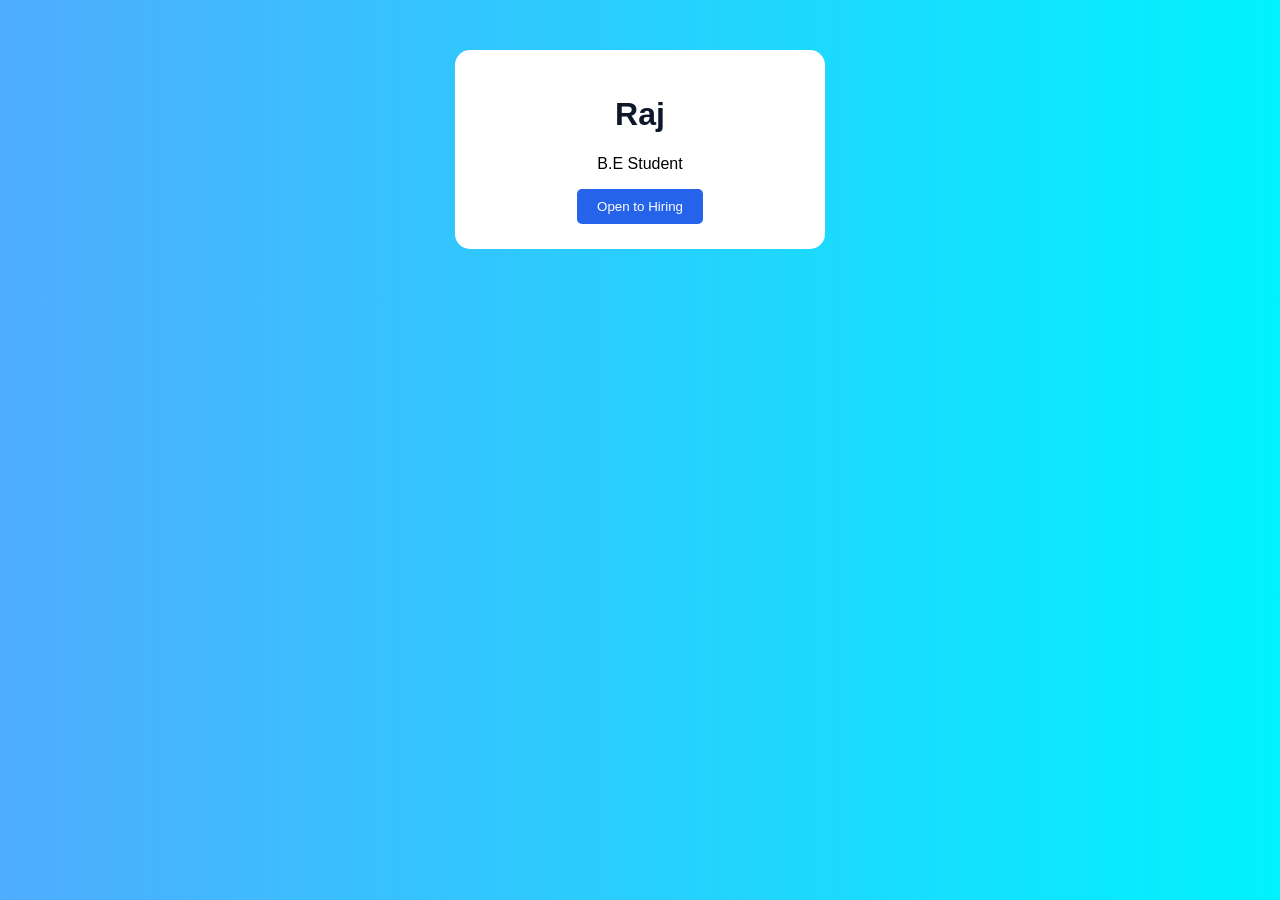
<file: lab1/index.html>
<!DOCTYPE html>
<html>
<body style="background:linear-gradient(to right,#4facfe,#00f2fe);font-family:Arial;">
    <div style="width:320px;margin:50px auto;padding:25px;background:white;text-align:center;border-radius:15px;">
        <h1 style="color:#0f172a;">Raj</h1>
        <p>B.E Student</p>
        <button style="background:#2563eb;color:white;padding:10px 20px;border:none;border-radius:5px;">
            Open to Hiring
        </button>
    </div>
</body>
</html>
</file>
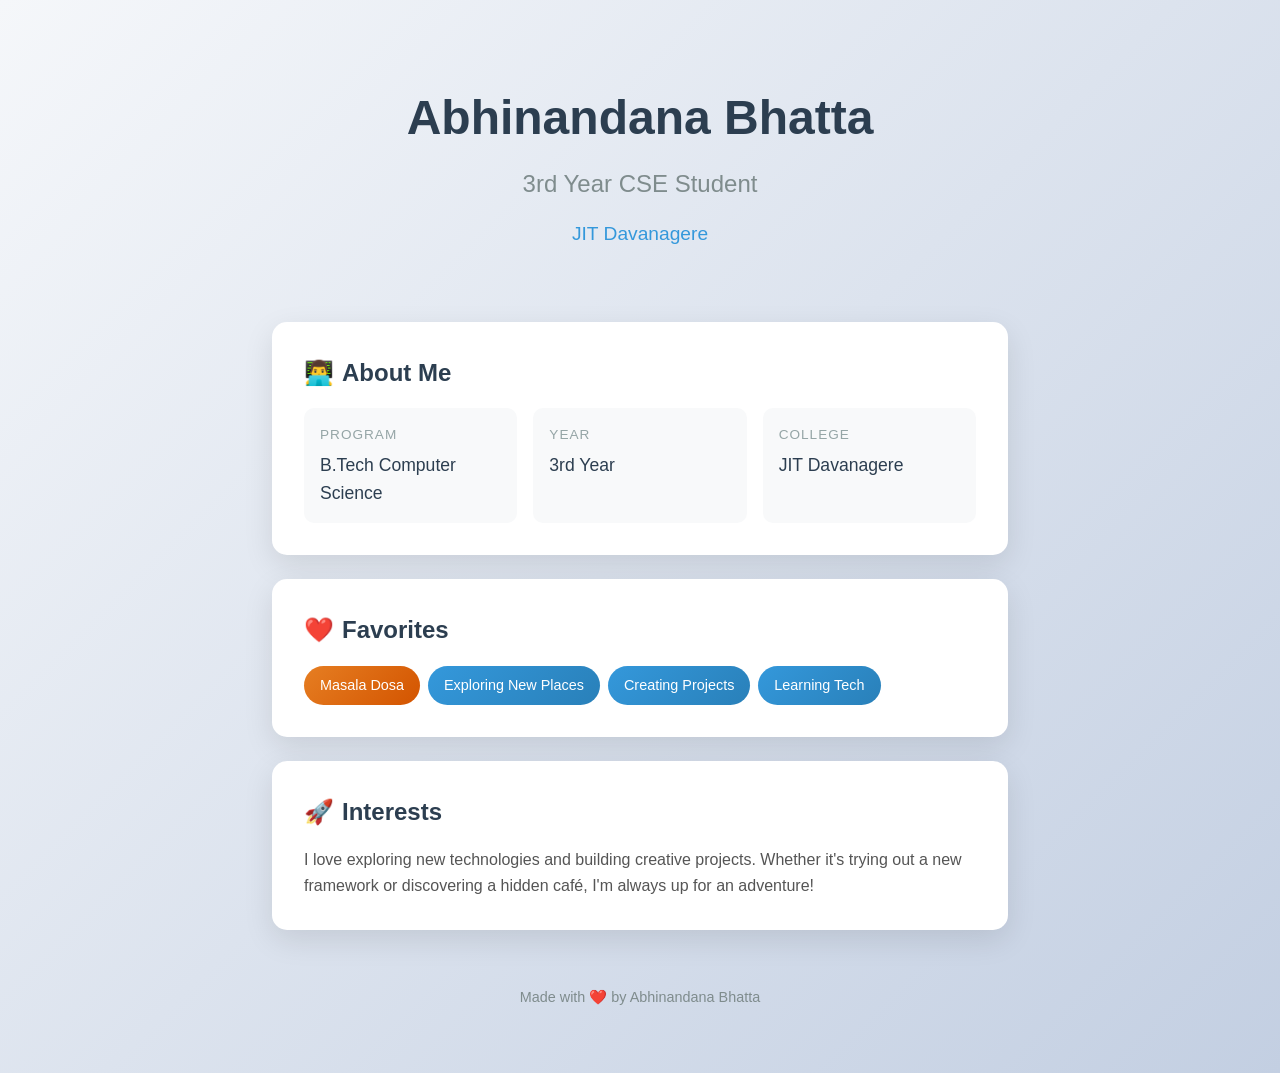
<file: lab3/index.html>
<!DOCTYPE html>
<html lang="en">
<head>
  <meta charset="UTF-8">
  <meta name="viewport" content="width=device-width, initial-scale=1.0">
  <title>Abhinandana Bhatta | Portfolio</title>
  <style>
    * { margin: 0; padding: 0; box-sizing: border-box; }
    body { font-family: 'Segoe UI', sans-serif; line-height: 1.6; color: #333; background: linear-gradient(135deg, #f5f7fa 0%, #c3cfe2 100%); min-height: 100vh; }
    .container { max-width: 800px; margin: 0 auto; padding: 2rem; }
    header { text-align: center; padding: 3rem 0; animation: fadeIn 1s ease; }
    h1 { font-size: 3rem; color: #2c3e50; margin-bottom: 0.5rem; }
    .subtitle { font-size: 1.5rem; color: #7f8c8d; margin-bottom: 1rem; }
    .tagline { font-size: 1.2rem; color: #3498db; font-weight: 500; }
    .card { background: white; border-radius: 15px; padding: 2rem; margin: 1.5rem 0; box-shadow: 0 10px 30px rgba(0,0,0,0.1); transition: transform 0.3s, box-shadow 0.3s; }
    .card:hover { transform: translateY(-5px); box-shadow: 0 15px 40px rgba(0,0,0,0.15); }
    .card h2 { color: #2c3e50; margin-bottom: 1rem; display: flex; align-items: center; gap: 0.5rem; }
    .icon { font-size: 1.5rem; }
    .info-grid { display: grid; grid-template-columns: repeat(auto-fit, minmax(200px, 1fr)); gap: 1rem; margin-top: 1rem; }
    .info-item { padding: 1rem; background: #f8f9fa; border-radius: 10px; }
    .info-label { font-size: 0.85rem; color: #95a5a6; text-transform: uppercase; letter-spacing: 1px; }
    .info-value { font-size: 1.1rem; color: #2c3e50; font-weight: 500; margin-top: 0.3rem; }
    .hobbies { display: flex; flex-wrap: wrap; gap: 0.5rem; margin-top: 1rem; }
    .hobby-tag { background: linear-gradient(135deg, #3498db, #2980b9); color: white; padding: 0.5rem 1rem; border-radius: 25px; font-size: 0.9rem; }
    .dosa { background: linear-gradient(135deg, #e67e22, #d35400); }
    footer { text-align: center; padding: 2rem; color: #7f8c8d; font-size: 0.9rem; }
    @keyframes fadeIn { from { opacity: 0; transform: translateY(20px); } to { opacity: 1; transform: translateY(0); } }
    @media (max-width: 600px) { h1 { font-size: 2rem; } .subtitle { font-size: 1.2rem; } }
  </style>
</head>
<body>
  <div class="container">
    <header>
      <h1>Abhinandana Bhatta</h1>
      <p class="subtitle">3rd Year CSE Student</p>
      <p class="tagline">JIT Davanagere</p>
    </header>

    <div class="card">
      <h2><span class="icon">👨‍💻</span> About Me</h2>
      <div class="info-grid">
        <div class="info-item">
          <div class="info-label">Program</div>
          <div class="info-value">B.Tech Computer Science</div>
        </div>
        <div class="info-item">
          <div class="info-label">Year</div>
          <div class="info-value">3rd Year</div>
        </div>
        <div class="info-item">
          <div class="info-label">College</div>
          <div class="info-value">JIT Davanagere</div>
        </div>
      </div>
    </div>

    <div class="card">
      <h2><span class="icon">❤️</span> Favorites</h2>
      <div class="hobbies">
        <span class="hobby-tag dosa">Masala Dosa</span>
        <span class="hobby-tag">Exploring New Places</span>
        <span class="hobby-tag">Creating Projects</span>
        <span class="hobby-tag">Learning Tech</span>
      </div>
    </div>

    <div class="card">
      <h2><span class="icon">🚀</span> Interests</h2>
      <p style="color: #555;">I love exploring new technologies and building creative projects. Whether it's trying out a new framework or discovering a hidden café, I'm always up for an adventure!</p>
    </div>

    <footer>
      <p>Made with ❤️ by Abhinandana Bhatta</p>
    </footer>
  </div>

  <script>
    document.querySelectorAll('.card').forEach((card, i) => {
      card.style.opacity = '0';
      card.style.transform = 'translateY(20px)';
      setTimeout(() => {
        card.style.transition = 'opacity 0.6s ease, transform 0.6s ease';
        card.style.opacity = '1';
        card.style.transform = 'translateY(0)';
      }, 200 + i * 150);
    });

    document.querySelectorAll('.hobby-tag').forEach(tag => {
      tag.addEventListener('mouseenter', () => tag.style.transform = 'scale(1.05)');
      tag.addEventListener('mouseleave', () => tag.style.transform = 'scale(1)');
    });
  </script>
</body>
</html>
</file>
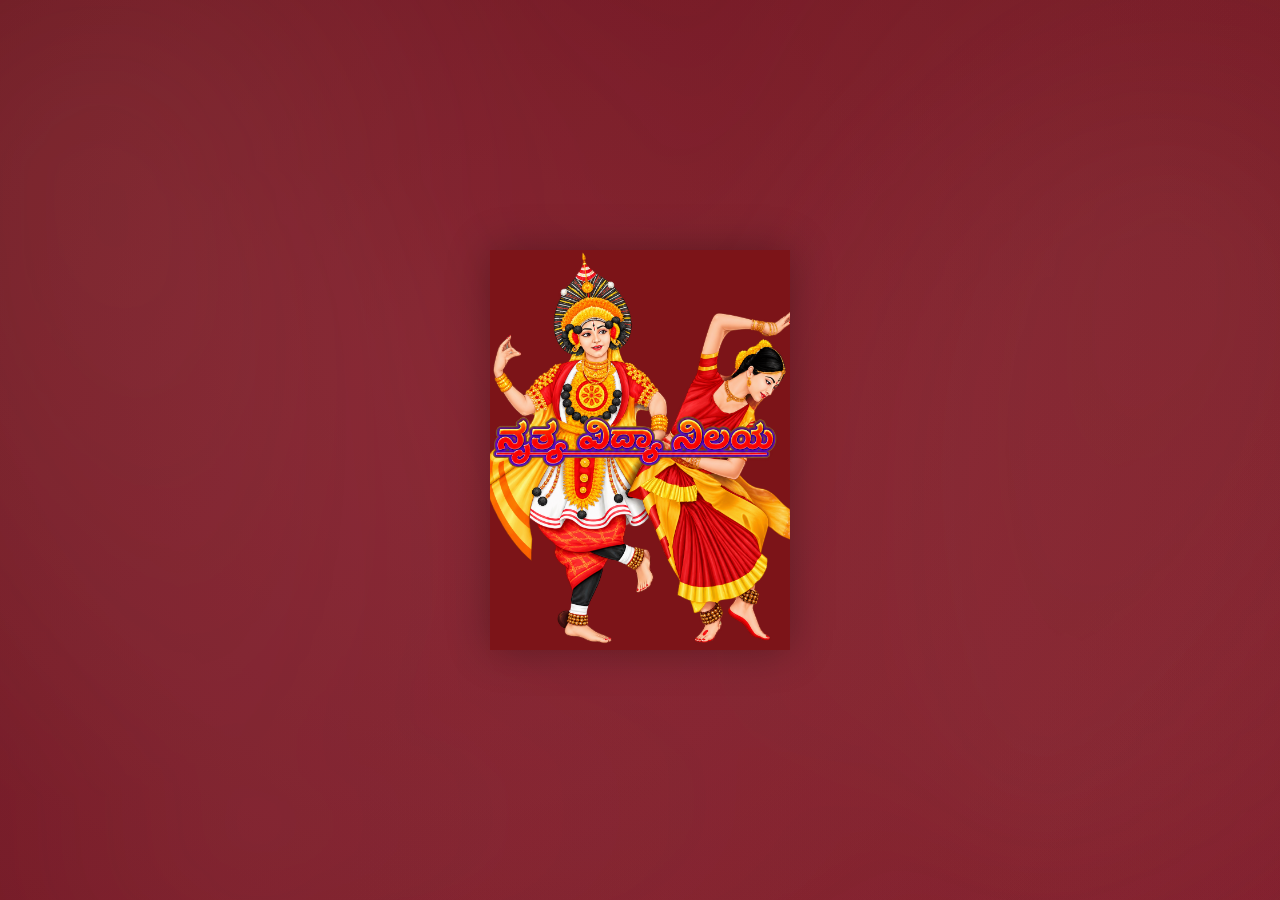
<file: lab4/Web-Demon-Slayer-Card/index.html>
<!DOCTYPE html>
<html lang="kn">
<head>
<meta charset="UTF-8">
<meta name="viewport" content="width=device-width, initial-scale=1.0, maximum-scale=1.0, user-scalable=no, viewport-fit=cover">
<meta name="theme-color" content="#5a0d16">
<title>Natyaksha 2026</title>
<link rel="stylesheet" href="styles.css">
</head>
<body>

<div class="book" id="book">

    <!-- ============ LEAF 5 : closing / paper article ============ -->
    <div class="leaf">
        <div class="face front">
            <div class="details">
                <div class="top-symbol">ॐ</div>
                <div class="org-name">ನೃತ್ಯ ವಿದ್ಯಾನಿಲಯ ಟ್ರಸ್ಟ್ (ರಿ.), ದಾವಣಗೆರೆ</div>
                <div class="gold-line">❖ ✦ ❖</div>
                <div class="closing-title">ನಿಮ್ಮ ಆಗಮನವನ್ನು ಬಯಸುವ</div>

                <div class="closing-photo-frame">
                    <img data-img="closing-photo" alt="">
                </div>

                <div class="organiser-name">ರಾಜಶೇಖರ ಎಂ. ಸಕ್ಕಟ್ಟು</div>
                <div class="organiser-role">ಅಧ್ಯಕ್ಷರು</div>
                <div class="organiser-role">ಹಾಗೂ ಸರ್ವ ಸದಸ್ಯರು</div>
                <div class="organiser-role">ಪಾಲಕ-ಪೋಷಕರ ವೃಂದ</div>
                <div class="final-org">ನೃತ್ಯ ವಿದ್ಯಾನಿಲಯ ಟ್ರಸ್ಟ್ (ರಿ.), ದಾವಣಗೆರೆ</div>
                <div class="welcome-large">ಸರ್ವರಿಗೂ ಆದರದ ಸ್ವಾಗತ</div>
            </div>
        </div>
        <div class="face back">
            <div class="details">
                <div class="top-symbol">ॐ</div>
                <div class="org-name">ನೃತ್ಯ ವಿದ್ಯಾನಿಲಯ ಟ್ರಸ್ಟ್ (ರಿ.), ದಾವಣಗೆರೆ</div>
                <div class="tagline">(ಕಲೆಯೇ ಕಾಯಕ)</div>
                <div class="gold-line">❖ ✦ ❖</div>

                <div class="article-frame">
                    <img data-img="article" alt="">
                </div>

                <div class="gold-line">❖ ✦ ❖</div>
            </div>
        </div>
    </div>

    <!-- ============ LEAF 4 : ಕಲಾ ಪರಂಪರೆ / ಯಕ್ಷಲೋಕದ ಮಾಸದ ಬಣ್ಣ ೧೦೦೦ ============ -->
    <div class="leaf">
        <div class="face front">
            <div class="details story-page">
                <div class="top-symbol">ॐ</div>
                <div class="org-name">ನೃತ್ಯ ವಿದ್ಯಾನಿಲಯ ಟ್ರಸ್ಟ್ (ರಿ.), ದಾವಣಗೆರೆ</div>
                <div class="gold-line">❖ ✦ ❖</div>
                <div class="section-title">ಕಲಾ ಪರಂಪರೆ</div>
                <div class="story-text">
                    ಭಾರತದ ಪ್ರಥಮ ಉಪರಾಷ್ಟ್ರಪತಿಗಳಾದ ಸರ್ವಪಲ್ಲಿ ರಾಧಾಕೃಷ್ಣನ್ ಅವರ ಸಲಹೆಯಂತೆ ನಾಟ್ಯರಾಣಿ ಶಾಂತಲಾ ಪ್ರಶಸ್ತಿ ಪುರಸ್ಕೃತ ಶ್ರೀಯು.ಎಸ್.ಕೃಷ್ಣರಾವ್ ಅವರಿಂದ ಸ್ಥಾಪಿತವಾದ ಸಂಸ್ಥೆ ನೃತ್ಯ ವಿದ್ಯಾನಿಲಯ ಮಂಗಳೂರು, ಬೆಂಗಳೂರು, ಮುಂಬೈಗಳಲ್ಲಿ ವಿಸ್ತಾರಗೊಂಡ ಈ ಪರಂಪರೆಯನ್ನು ಅವರ ಪುತ್ರಿ, ಖ್ಯಾತ ಸಂಗೀತ-ನೃತ್ಯ ತಪಸ್ವಿನಿ ಗುರು ಶ್ರೀಮತಿ ಶೈಲಜಾ ಮಧುಸೂದನ್ ಹಾಗೂ ಯಕ್ಷಗಾನ ವಿದ್ವಾಂಸ ಡಾ...ಮಧುಸೂದನ್ ರಾವ್ ಮುನ್ನಡೆಸಿದರು. ಇವರ ಪುತ್ರಿ ವಿದುಷಿ ರಕ್ಷಾ ರಾಜಶೇಖರ್ ಅವರು ಭರತನಾಟ್ಯ, ಕುಚಿಪುಡಿ, ಕಥಕ್, ಫ್ರೀಸ್ಟೈಲ್, ವೆಸ್ಟರ್ನ್ ಹಾಗೂ ಯಕ್ಷಗಾನ ಕಲೆಗಳಲ್ಲಿ ಅನನ್ಯ ಪ್ರಾವೀಣ್ಯತೆ ಸಾಧಿಸಿರುವ ಬಹುಮುಖ ಪ್ರತಿಭೆ. ಅಂತಾರಾಷ್ಟ್ರೀಯ ಮಟ್ಟದ ನೃತ್ಯ ಸಂಯೋಜಕಿಯಾಗಿರುವ ಇವರು ಅಮೆರಿಕ, ದುಬೈ, ಆಸ್ಟ್ರೇಲಿಯಾ ಮೊದಲಾದ ದೇಶ-ವಿದೇಶಗಳಲ್ಲೂ ಅಪಾರ ಶಿಷ್ಯವೃಂದವನ್ನು ಹೊಂದಿದ್ದಾರೆ. ಪ್ರಸ್ತುತ ಯಕ್ಷಗಾನದ ಮೇರು ವ್ಯಕ್ತಿತ್ವ ಬಣ್ಣದ ಪಕ್ಕಟ್ಟು ಪರಂಪರೆಯ ಕುಡಿ, ಉದ್ಯಮಿ ಹಾಗೂ ಕಲಾವಿದರಾದ ಶ್ರೀ ರಾಜಶೇಖರ ಎಂ. ಸಕ್ಕಟ್ಟು ಅವರೊಂದಿಗೆ ಕೈಜೋಡಿಸಿ, ದಾವಣಗೆರೆಯಲ್ಲಿ ನೃತ್ಯ ವಿದ್ಯಾನಿಲಯದ ಮೂಲಕ ನಿರಂತರ ತರಬೇತಿ ಮತ್ತು ರಾಜ್ಯದಾದ್ಯಂತ ನೃತ್ಯ ಪ್ರದರ್ಶನಗಳನ್ನು ನೀಡುತ್ತಿದ್ದಾರೆ. ಈ ಮೂಲಕ ವಾಣಿಜ್ಯ ಮತ್ತು ವಿದ್ಯಾ ನಗರಿಯಾದ ದಾವಣಗೆರೆಯನ್ನು 'ಸಾಂಸ್ಕೃತಿಕ ನಗರಿ'ಯನ್ನಾಗಿ ಬೆಳಗಿಸುತ್ತಿರುವುದು ಜನಮಾನಸದಲ್ಲಿ ಹೆಮ್ಮೆಯ ವಿಚಾರವಾಗಿದೆ.
                </div>
            </div>
        </div>
        <div class="face back">
            <div class="details story-page">
                <div class="top-symbol">ॐ</div>
                <div class="org-name">ನೃತ್ಯ ವಿದ್ಯಾನಿಲಯ ಟ್ರಸ್ಟ್ (ರಿ.), ದಾವಣಗೆರೆ</div>
                <div class="gold-line">❖ ✦ ❖</div>
                <div class="section-title">ಯಕ್ಷಲೋಕದ ಮಾಸದ ಬಣ್ಣ ೧೦೦೦</div>
                <div class="story-sub">ಸಕ್ಕಟ್ಟು ಲಕ್ಷ್ಮೀನಾರಾಯಣಯ್ಯ ಜನ್ಮ ಶತಮಾನೋತ್ಸವ ಸಮಿತಿ</div>
                <div class="story-text">
                    ಯಕ್ಷಗಾನದ ಬಡಗಿನ ಬಣ್ಣದ ವೇಷಕ್ಕೆ ವಿಶ್ವಮಾನ್ಯತೆ ತಂದುಕೊಟ್ಟ ಅಪರೂಪದ ದೃಶ್ಯಶಿಲ್ಪಿ ಬಣ್ಣದ ಸಕ್ಕಟ್ಟು ಶ್ರೀ ಲಕ್ಷ್ಮೀನಾರಾಯಣಯ್ಯ, ಡಾ.ಶಿವರಾಮ ಕಾರಂತರು, ಬಿ.ವಿ.ಆಚಾರ್ಯ ಹಾಗೂ ಮಾರ್ಥಾ ಬುಕ್ ಆಸ್ಟಿನ್ ಅವರೊಂದಿಗೆ 6 ಖಂಡಗಳ 26ಕ್ಕೂ ಹೆಚ್ಚು ದೇಶಗಳಲ್ಲಿ ಸಂಚರಿಸಿ ವಿದೇಶಿ ಪತ್ರಿಕೆಗಳ ಮುಖಪುಟಗಳಲ್ಲಿ ಮಿಂಚಿದ ಮಹಾನ್ ಕಲಾತಪಸ್ವಿ, ಗೋಪಾಲಕೃಷ್ಣ ಅಡಿಗರ "ಬಣ್ಣಕ್ಕೊಬ್ಬನೇ ಸಕ್ಕಟ್ಟು" ಎಂಬ ಕೊಂಡಾಟ ಹಾಗೂ ನೆಹರು, ಇಂದಿರಾ ಗಾಂಧಿ, ರಾಷ್ಟ್ರಪತಿ ರಾಜೇಂದ್ರ ಪ್ರಸಾದ್ ಅವರ ಗೌರವಕ್ಕೆ ಪಾತ್ರರಾದ ಇವರ ಕಲೆ ದೇಶಾದ್ಯಂತ ಸಾಂಸ್ಕೃತಿಕ ಭಾವಲೋಕವನ್ನು ಸೃಷ್ಟಿಸಿದೆ. ಅವರ ಶತಮಾನೋತ್ಸವದ ಅಂಗವಾಗಿ ಸಮಿತಿಯು "ಯಕ್ಷಲೋಕದ ಮಾಸದ ಬಣ್ಣ ೧೦೦" ಅಭಿಯಾನದಡಿ ದೇಶ-ವಿದೇಶಗಳಲ್ಲಿ ಈಗಾಗಲೇ 50ಕ್ಕೂ ಹೆಚ್ಚು ಯಕ್ಷಗಾನಗಳನ್ನು ಆಯೋಜಿಸಿ, 70ಕ್ಕೂ ಮಿಕ್ಕಿ ಹಿರಿಯ-ಕಿರಿಯ ಕಲಾವಿದರನ್ನು ಸನ್ಮಾನಿಸಿದೆ. ನಶಿಸಿಹೋಗುತ್ತಿರುವ ಸಂಪ್ರದಾಯಬದ್ಧ ಮೂಲ ಬಣ್ಣದ ಪರಂಪರೆಯನ್ನು ಮತ್ತೆ ರಂಗದಲ್ಲಿ ಜೀವಂತವಾಗಿ ಉಳಿಸಿ ಮುಂದಿನ ಪೀಳಿಗೆಗೆ ಕೊಂಡೊಯ್ಯುವುದೇ ಈ ಸಮಿತಿಯ ಮುಖ್ಯ ಧ್ಯೇಯ.
                </div>
            </div>
        </div>
    </div>

    <!-- ============ LEAF 3 : event details / cultural ============ -->
    <div class="leaf">
        <div class="face front">
            <div class="details">
                <div class="top-symbol">ॐ</div>
                <div class="org-name">ನೃತ್ಯ ವಿದ್ಯಾನಿಲಯ ಟ್ರಸ್ಟ್ (ರಿ.), ದಾವಣಗೆರೆ</div>
                <div class="gold-line">❖ ✦ ❖</div>
                <div class="section-title">ಕಾರ್ಯಕ್ರಮದ ವಿವರ</div>

                <div
                    class="event-detail clickable"
                    data-external="https://calendar.google.com/calendar/render?action=TEMPLATE&text=Natyaksha%202026&dates=20261011T093000Z/20261011T123000Z&details=Cultural%20Event%20-%20Natyaksha%202026&location=Kuvempu%20Kannada%20Bhavan%2C%20Vidyanagar%20Road%2C%20Davanagere"
                >
                    <span>ದಿನಾಂಕ</span>
                    <b>11-10-2026</b>
                </div>

                <div class="event-detail event-detail-with-map">
                    <span>ಸ್ಥಳ</span>
                    <b>ಕುವೆಂಪು ಕನ್ನಡ ಭವನ</b>
                    <small>ವಿದ್ಯಾನಗರ ರಸ್ತೆ, ದಾವಣಗೆರೆ</small>

                    <div class="map-frame">
                        <iframe
                            src="https://maps.google.com/maps?q=14.442128,75.912023&z=15&output=embed"
                            allowfullscreen=""
                            loading="lazy"
                            referrerpolicy="no-referrer-when-downgrade"
                        ></iframe>
                    </div>
                </div>

                <div class="event-detail">
                    <span>ಸಮಯ</span>
                    <b>ಮಧ್ಯಾಹ್ನ 3.00 ರಿಂದ</b>
                </div>

                <div class="welcome-large">ಸರ್ವರಿಗೂ ಆದರದ ಸ್ವಾಗತ</div>
            </div>
        </div>
        <div class="face back">
            <div class="details">
                <div class="top-symbol">ॐ</div>
                <div class="org-name">ನೃತ್ಯ ವಿದ್ಯಾನಿಲಯ ಟ್ರಸ್ಟ್ (ರಿ.), ದಾವಣಗೆರೆ</div>
                <div class="gold-line">❖ ✦ ❖</div>
                <div class="section-title">ಸಾಂಸ್ಕೃತಿಕ ಕಾರ್ಯಕ್ರಮ</div>
                <div class="cultural-name">ವಿದುಷಿ ಶ್ರೀಮತಿ ರಕ್ಷಾ ರಾಜಶೇಖರ</div>
                <div class="cultural-sub">ವಿದ್ಯಾರ್ಥಿಗಳಿಂದ</div>

                <div class="cultural-gallery">
                    <div class="gallery-slot">
                        <img class="gallery-img" alt="">
                        <img class="gallery-img" alt="">
                    </div>
                    <div class="gallery-slot">
                        <img class="gallery-img" alt="">
                        <img class="gallery-img" alt="">
                    </div>
                    <div class="gallery-slot">
                        <img class="gallery-img" alt="">
                        <img class="gallery-img" alt="">
                    </div>
                    <div class="gallery-slot">
                        <img class="gallery-img" alt="">
                        <img class="gallery-img" alt="">
                    </div>
                </div>

            </div>
        </div>
    </div>

    <!-- ============ LEAF 2 : guests 9-10 + photo / guru vandane + awards ============ -->
    <div class="leaf">
        <div class="face front">
            <div class="details details-guest-short">
                <div class="top-symbol">ॐ</div>
                <div class="org-name">ನೃತ್ಯ ವಿದ್ಯಾನಿಲಯ ಟ್ರಸ್ಟ್ (ರಿ.), ದಾವಣಗೆರೆ</div>
                <div class="gold-line">❖ ✦ ❖</div>
                <div class="section-title">ಮುಖ್ಯ ಅಭ್ಯಾಗತರು</div>

                <div class="guest-list">

                    <div class="guest-row">
                        <img data-img="guest9" class="person-photo" alt="">
                        <div class="guest-text">
                            <b>ಶ್ರೀ ಪ್ರಸಾದ್ ಬಂಗೇರ</b>
                            <small>ಮುಖ್ಯಸ್ಥರು, ಮಾಗನೂರು ಬಸಪ್ಪ ಪಿ.ಯು. ಕಾಲೇಜು</small>
                        </div>
                    </div>

                    <div class="guest-row">
                        <img data-img="guest10" class="person-photo" alt="">
                        <div class="guest-text">
                            <b>ಶ್ರೀ ಶಂಕ್ರಯ್ಯ ವಾಡಿ</b>
                            <small>ಗೌರವಾಧ್ಯಕ್ಷರು, ನೃತ್ಯ ವಿದ್ಯಾನಿಲಯ ಟ್ರಸ್ಟ್</small>
                        </div>
                    </div>

                </div>

                <div class="guest-photo-frame">
                    <img data-img="guest-photo" alt="">
                </div>
            </div>
        </div>
        <div class="face back">
            <div class="details">
                <div class="top-symbol">ॐ</div>
                <div class="org-name">ನೃತ್ಯ ವಿದ್ಯಾನಿಲಯ ಟ್ರಸ್ಟ್ (ರಿ.), ದಾವಣಗೆರೆ</div>
                <div class="gold-line">❖ ✦ ❖</div>
                <div class="section-title">ಗುರು ವಂದನೆ</div>

                <div class="guru-row">
                    <img data-img="guru" class="guru-photo" alt="">
                    <div class="guru-text">
                        <div class="guru-name">ಗುರು ಶ್ರೀಮತಿ ಶೈಲಜಾ ಮಧುಸೂದನ</div>
                        <div class="guru-place">ನೃತ್ಯ ವಿದ್ಯಾನಿಲಯ, ಮುಂಬೈ</div>
                    </div>
                </div>

                <div class="award-section">
                    <div class="section-title">ಪ್ರಶಸ್ತಿ ಪ್ರದಾನ</div>

                    <div class="award-list">

                        <div class="award-row">
                            <img data-img="award1" class="award-photo" alt="">
                            <div class="award-text">
                                <b>ಯಕ್ಷ ಲೋಕದ ಮಾಸದ ಬಣ್ಣ 100 ಪ್ರಶಸ್ತಿ</b>
                                <small>ಶ್ರೀ ಕೆ. ರಾಘವೇಂದ್ರ ನಾಯರಿ,<br>ಯಕ್ಷಗಾನ ಕಲಾವಿದರು</small>
                            </div>
                        </div>

                        <div class="award-row">
                            <img data-img="award2" class="award-photo" alt="">
                            <div class="award-text">
                                <b>ನಾಟ್ಯಕಲಾಶ್ರೀ ಪ್ರಶಸ್ತಿ</b>
                                <small>ಕರ್ನಾಟಕ ಕಲಾಶ್ರೀ ಗುರು ಶ್ರೀಮತಿ ಸುಧಾಮೂರ್ತಿ,<br>ಚಳ್ಳಕೆರೆ</small>
                            </div>
                        </div>

                    </div>
                </div>
            </div>
        </div>
    </div>

    <!-- ============ LEAF 1 : speakers / guests 4-8 ============ -->
    <div class="leaf">
        <div class="face front">
            <div class="details">
                <div class="top-symbol">ॐ</div>
                <div class="org-name">ನೃತ್ಯ ವಿದ್ಯಾನಿಲಯ ಟ್ರಸ್ಟ್ (ರಿ.), ದಾವಣಗೆರೆ</div>
                <div class="gold-line">❖ ✦ ❖</div>
                <div class="section-title">ಸಭಾ ಕಾರ್ಯಕ್ರಮ</div>

                <div class="person-list">

                    <div class="person-row">
                        <img data-img="guest1" class="person-photo" alt="">
                        <div class="person-text">
                            <span>ಉದ್ಘಾಟಕರು</span>
                            <b>ಶ್ರೀಮತಿ ಶ್ರೀಲತಾ ಮಲ್ಲಿಕಾರ್ಜುನ</b>
                            <small>ಶಾಸಕರು, ಹರಪನಹಳ್ಳಿ</small>
                        </div>
                    </div>

                    <div class="person-row">
                        <img data-img="guest2" class="person-photo" alt="">
                        <div class="person-text">
                            <span>ಅಧ್ಯಕ್ಷತೆ</span>
                            <b>ಶ್ರೀ ಬಿ. ವಾಮದೇವಪ್ಪ ತೊಗಲೇರಿ</b>
                            <small>ಅಧ್ಯಕ್ಷರು, ಜಿಲ್ಲಾ ಕ.ಸಾ.ಪ., ದಾವಣಗೆರೆ</small>
                        </div>
                    </div>

                </div>
            </div>
        </div>

        <div class="face back">
            <div class="details">
                <div class="top-symbol">ॐ</div>
                <div class="org-name">ನೃತ್ಯ ವಿದ್ಯಾನಿಲಯ ಟ್ರಸ್ಟ್ (ರಿ.), ದಾವಣಗೆರೆ</div>
                <div class="gold-line">❖ ✦ ❖</div>
                <div class="section-title">ಮುಖ್ಯ ಅಭ್ಯಾಗತರು</div>

                <div class="guest-list">

                    <div class="guest-row">
                        <img data-img="guest4" class="person-photo" alt="">
                        <div class="guest-text">
                            <b>ಶ್ರೀ ಅರ್ಜುನ್ ಅರುಣ್ (ಮಾಸ್ಟರ್ ಅರ್ಜುನ್)</b>
                            <small>ಜನಪ್ರಿಯ ಚಲನಚಿತ್ರ ನಟರು, ಬೆಂಗಳೂರು</small>
                        </div>
                    </div>

                    <div class="guest-row">
                        <img data-img="guest5" class="person-photo" alt="">
                        <div class="guest-text">
                            <b>ಶ್ರೀ ಪವನ್ ಕಿರಣಕೆರೆ</b>
                            <small>ವಾಗ್ಮಿಗಳು ಹಾಗೂ ಯಕ್ಷಾಗಾನ ಪ್ರಸಂಗಕರ್ತರು</small>
                        </div>
                    </div>

                    <div class="guest-row">
                        <img data-img="guest6" class="person-photo" alt="">
                        <div class="guest-text">
                            <b>ಶ್ರೀ ಯು. ಎಸ್. ವಿಷ್ಣುಮೂರ್ತಿ ರಾವ್</b>
                            <small>ಅಧ್ಯಕ್ಷರು, ನೃತ್ಯನಿಕೇತನ ಶಾಸ್ತ್ರೀಯ ನೃತ್ಯ ಸಂಗೀತ ಶಿಕ್ಷಣ ಸಂಸ್ಥೆ, ಚಳ್ಳಕೆರೆ</small>
                        </div>
                    </div>

                    <div class="guest-row">
                        <img data-img="guest7" class="person-photo" alt="">
                        <div class="guest-text">
                            <b>ಶ್ರೀ ಮಲ್ಯಾಡಿ ಪ್ರಭಾಕರ್ ಶೆಟ್ಟಿ</b>
                            <small>ಅಧ್ಯಕ್ಷರು, ಯಕ್ಷರಂಗ, ದಾವಣಗೆರೆ</small>
                        </div>
                    </div>

                    <div class="guest-row">
                        <img data-img="guest8" class="person-photo" alt="">
                        <div class="guest-text">
                            <b>ಶ್ರೀ ಸದಾನಂದ ಹೆಗಡೆ</b>
                            <small>ಸ್ಥಾನಿಕ ಸಂಪಾದಕರು, ವಿಜಯ ಕರ್ನಾಟಕ</small>
                        </div>
                    </div>

                </div>
            </div>
        </div>
    </div>

    <!-- ============ LEAF 0 : COVER / index content ============ -->
    <div class="leaf">
        <div class="face front cover-face">
            <img data-img="cover" alt="Natyaksha 2026">
        </div>
        <div class="face back">
            <div class="details">
                <div class="top-symbol">ॐ</div>
                <div class="org-name">ನೃತ್ಯ ವಿದ್ಯಾನಿಲಯ ಟ್ರಸ್ಟ್ (ರಿ.), ದಾವಣಗೆರೆ</div>
                <div class="tagline">(ಕಲೆಯೇ ಕಾಯಕ)</div>
                <div class="gold-line">❖ ✦ ❖</div>
                <h1>NATYAKSHA - 2026</h1>
                <div class="event-kannada">ನಾಟ್ಯಕ್ಷ - 2026</div>
                <div class="event-info">
                    <b>11-10-2026</b><br>
                    ಕುವೆಂಪು ಕನ್ನಡ ಭವನ,<br>
                    ವಿದ್ಯಾನಗರ ರಸ್ತೆ, ದಾವಣಗೆರೆ<br>
                    <b>ಮಧ್ಯಾಹ್ನ 3.00 ರಿಂದ</b>
                </div>
                <div class="welcome">ಸರ್ವರಿಗೂ ಆದರದ ಸ್ವಾಗತ</div>

                <div class="photo-frame">
                    <img data-img="index-photo" alt="">
                </div>
            </div>
        </div>
    </div>

</div>

<script src="scripts.js"></script>
</body>
</html>
</file>
<file: lab4/Web-Demon-Slayer-Card/styles.css>
@import url('https://fonts.googleapis.com/css?family=Indie+Flower');
@import url('https://fonts.googleapis.com/css?family=Amatic+SC');

* { box-sizing: border-box; }

html, body {
    margin: 0;
    padding: 0;
    width: 100%;
    min-height: 100vh;
    overflow: hidden;
}

/* =========================================
   BODY — ANIMATED GLASS-MORPHISM BACKGROUND
   ========================================= */

body {
    font-family: 'Indie Flower', cursive;

    background:
        radial-gradient(circle at 20% 20%, rgba(180, 60, 80, 0.35), transparent 45%),
        radial-gradient(circle at 80% 75%, rgba(140, 40, 60, 0.30), transparent 50%),
        radial-gradient(circle at 50% 50%, rgba(120, 30, 50, 0.25), transparent 60%),
        linear-gradient(135deg, #5c0d16, #7a1622, #4a0b14, #6b1220, #5c0d16);
    background-size: 200% 200%, 200% 200%, 200% 200%, 400% 400%;
    animation: bgShift 32s ease-in-out infinite,
               bgPulse 18s ease-in-out infinite alternate;

    display: flex;
    align-items: center;
    justify-content: center;
    -webkit-tap-highlight-color: transparent;
    user-select: none;
    -webkit-user-select: none;
    touch-action: manipulation;
    overscroll-behavior: none;
    position: fixed;
    inset: 0;
    width: 100%;
    height: 100%;
    overflow: hidden;
}

body::before {
    content: '';
    position: fixed;
    inset: -10%;
    background:
        radial-gradient(circle at 15% 25%, rgba(255, 200, 180, 0.10), transparent 40%),
        radial-gradient(circle at 85% 30%, rgba(255, 220, 190, 0.07), transparent 45%),
        radial-gradient(circle at 25% 85%, rgba(255, 190, 200, 0.08), transparent 45%),
        radial-gradient(circle at 75% 80%, rgba(255, 210, 180, 0.06), transparent 50%);
    pointer-events: none;
    z-index: 0;
    filter: blur(40px);
    animation: glowDrift 26s ease-in-out infinite alternate;
}

@keyframes bgShift {
    0%   { background-position: 0% 50%, 0% 50%, 0% 50%, 0% 50%; }
    50%  { background-position: 100% 50%, 100% 50%, 100% 50%, 100% 50%; }
    100% { background-position: 0% 50%, 0% 50%, 0% 50%, 0% 50%; }
}

@keyframes bgPulse {
    0%   { filter: brightness(0.98) saturate(1); }
    100% { filter: brightness(1.06) saturate(1.08); }
}

@keyframes glowDrift {
    0%   { transform: translate(0, 0) scale(1);       opacity: 0.85; }
    50%  { transform: translate(2%, -1%) scale(1.05); opacity: 1; }
    100% { transform: translate(-2%, 1%) scale(1.02); opacity: 0.9; }
}

/* ==========================
   BOOK & LEAF
   ========================== */

.book {
    position: absolute;
    top: 50%;
    left: 50%;
    width: 300px;
    height: 400px;
    transform: translate(-50%, -50%);
    transition: transform 0.9s ease-in-out;
    perspective: 2200px;
    perspective-origin: 50% 50%;
    z-index: 2;
}
.book.open { transform: translate(-50%, -50%) translateX(150px); }

.leaf {
    position: absolute;
    top: 0; left: 0;
    width: 100%; height: 100%;
    transform-origin: left center;
    transform-style: preserve-3d;
    transition: transform 0.9s ease-in-out;
    cursor: pointer;
    will-change: transform;
}
.leaf.flipped { transform: rotateY(-180deg); }

.leaf .face {
    position: absolute;
    top: 0; left: 0;
    width: 100%; height: 100%;
    backface-visibility: hidden;
    -webkit-backface-visibility: hidden;
    overflow: hidden;
}
.leaf .face.back { transform: rotateY(180deg); }

.cover-face {
    background: #7c1418;
    box-shadow: 0 0 40px rgba(0, 0, 0, 0.3);
}
.cover-face img {
    width: 100%; height: 100%;
    object-fit: cover;
    object-position: top center;
    display: block;
    pointer-events: none;
}

/* ==========================
   INSIDE PAGE
   ========================== */

.details {
    position: absolute;
    top: 0; left: 0;
    width: 100%; height: 100%;
    padding: 18px;
    text-align: center;
    overflow: hidden;
    background:
        radial-gradient(circle at center, rgba(255, 255, 255, 0.55), transparent 70%),
        linear-gradient(135deg, #fff8e4, #ecd59b);
}
.details::before {
    content: '';
    position: absolute;
    top: 10px; left: 10px; right: 10px; bottom: 10px;
    border: 1px solid #c39a43;
    pointer-events: none;
}
.face.front .details { box-shadow: inset 30px 0 40px -25px rgba(80, 40, 0, 0.4); }
.face.back  .details { box-shadow: inset 30px 0 40px -25px rgba(80, 40, 0, 0.4); }

/* =========================================
   ಸಭಾ ಕಾರ್ಯಕ್ರಮ PAGE — fills the whole card
   ========================================= */

.details:has(.person-list) {
    display: flex;
    flex-direction: column;
    padding-top: 24px;
    padding-bottom: 20px;
}

.person-list {
    flex: 1;
    display: flex;
    flex-direction: column;
    justify-content: space-evenly;
    width: 100%;
    padding: 6px 0;
}

.person-list .person-row {
    margin-bottom: 0;
    padding-bottom: 0;
    border-bottom: none;
}

.person-list .person-row .person-photo {
    width: 76px;
    height: 76px;
    border-width: 2px;
    border-radius: 50%;
    box-shadow: 0 2px 6px rgba(120, 60, 0, 0.2);
}

.person-list .person-text span {
    font-size: 14px;
    letter-spacing: 0.5px;
}
.person-list .person-text b {
    font-size: 13px;
    line-height: 1.25;
    margin-top: 3px;
}
.person-list .person-text small {
    font-size: 8.5px;
    line-height: 1.35;
    margin-top: 3px;
}

/* =========================================
   GUEST PAGES — 5 rows sized to fit the card
   ========================================= */

.details:has(.guest-list) {
    display: flex;
    flex-direction: column;
    padding-top: 12px;
    padding-bottom: 14px;
}

.details:has(.guest-list) .gold-line { margin: 3px 0; }
.details:has(.guest-list) .section-title {
    margin-bottom: 5px;
    font-size: 15px;
    padding: 2px 12px;
}

.guest-list {
    flex: 1;
    display: flex;
    flex-direction: column;
    justify-content: space-between;
    width: 100%;
    padding: 2px 0;
}

.guest-row {
    display: flex;
    align-items: center;
    gap: 8px;
    text-align: left;
    padding-bottom: 4px;
    margin-bottom: 0;
    border-bottom: 1px dashed rgba(155, 113, 40, 0.4);
    flex: 0 0 auto;
}
.guest-list .guest-row:last-child {
    border-bottom: none;
    padding-bottom: 0;
}
.guest-list .guest-row:nth-child(odd)  { flex-direction: row; }
.guest-list .guest-row:nth-child(even) { flex-direction: row-reverse; text-align: right; }

.guest-row .person-photo {
    width: 44px;
    height: 44px;
    flex-shrink: 0;
}

.guest-text {
    flex: 1;
    min-width: 0;
    display: flex;
    flex-direction: column;
    justify-content: center;
}
.guest-text b {
    display: block;
    color: #541719;
    font-size: 8.5px;
    line-height: 1.2;
}
.guest-text small {
    display: block;
    color: #624831;
    font-size: 6.4px;
    line-height: 1.2;
    margin-top: 1px;
}

/* Guests 9-10 page (with 16:9 photo) — keeps rows compact at the top */
.details-guest-short {
    padding-top: 14px;
    padding-bottom: 12px;
}
.details-guest-short .section-title { margin-bottom: 4px; }
.details-guest-short .guest-list {
    flex: 0 0 auto;
    justify-content: flex-start;
    padding: 2px 0;
}
.details-guest-short .guest-row { margin-bottom: 6px; }

/* =========================================
   Event-details page
   ========================================= */

.details:has(.event-detail) .event-detail {
    margin: 6px 12px;
}
.details:has(.event-detail) .event-detail span { font-size: 9px; }
.details:has(.event-detail) .event-detail b { font-size: 11px; margin-top: 2px; }
.details:has(.event-detail) .event-detail small { font-size: 6.5px; margin-top: 1px; }
.details:has(.event-detail) .welcome-large {
    margin-top: 6px;
    font-size: 16px;
}

/* =========================================
   CLOSING PAGE
   ========================================= */

.details:has(.closing-photo-frame) {
    padding-top: 16px;
    padding-bottom: 16px;
}
.details:has(.closing-photo-frame) .closing-title {
    margin-top: 2px;
    margin-bottom: 8px;
    font-size: 19px;
    line-height: 1.1;
}
.details:has(.closing-photo-frame) .organiser-name {
    margin-top: 10px;
    font-size: 12px;
}
.details:has(.closing-photo-frame) .organiser-role {
    font-size: 8px;
    line-height: 1.5;
}
.details:has(.closing-photo-frame) .final-org {
    margin-top: 8px;
    font-size: 9px;
}
.details:has(.closing-photo-frame) .welcome-large {
    margin-top: 14px;
    font-size: 17px;
}

/* =========================================
   STORY PAGES (ಕಲಾ ಪರಂಪರೆ / ಯಕ್ಷಲೋಕ)
   ========================================= */

.story-page {
    padding: 14px 15px 16px;
    display: flex;
    flex-direction: column;
    justify-content: flex-start;
    align-items: center;
    overflow: hidden;
}

.story-page .top-symbol  { font-size: 18px; line-height: 1; }
.story-page .org-name    { font-size: 12px; margin: 3px 0 2px; }
.story-page .gold-line   { margin: 3px 0; font-size: 9px; }
.story-page .section-title {
    font-size: 15px;
    padding: 2px 12px;
    margin-bottom: 5px;
}

.story-text {
    font-family: 'Indie Flower', cursive;
    font-size: 9px;
    line-height: 1.55;
    color: #3e2a1c;
    text-align: justify;
    text-justify: inter-word;
    padding: 0 2px;
    margin: 4px 0 0;
    width: 100%;
    word-break: break-word;
    overflow-wrap: break-word;
    hyphens: auto;
    -webkit-hyphens: auto;
    overflow: hidden;
}

.story-sub {
    color: #a06d20;
    font-family: 'Amatic SC', cursive;
    font-size: 10px;
    font-weight: bold;
    margin-top: 1px;
    margin-bottom: 5px;
    padding: 0 6px;
    line-height: 1.2;
    text-align: center;
}

/* =========================================
   CULTURAL GALLERY PAGE
   ========================================= */

.details:has(.cultural-gallery) {
    padding-top: 14px;
    padding-bottom: 14px;
}
.details:has(.cultural-gallery) .section-title {
    font-size: 16px;
    margin-bottom: 6px;
}
.details:has(.cultural-gallery) .cultural-name {
    font-size: 13px;
    margin-top: 4px;
}
.details:has(.cultural-gallery) .cultural-sub {
    font-size: 8px;
    margin-top: 1px;
}

.cultural-gallery {
    display: grid;
    grid-template-columns: 1fr 1fr;
    gap: 8px;
    width: 96%;
    margin: 12px auto 0;
    flex: 1;
}

.gallery-slot {
    width: 100%;
    aspect-ratio: 4 / 3;
    border-radius: 8px;
    overflow: hidden;
    border: 1.5px solid #c39a43;
    background: linear-gradient(135deg, rgba(255,255,255,0.6), rgba(236,213,155,0.6));
    box-shadow:
        0 2px 5px rgba(120, 60, 0, 0.15),
        inset 0 0 0 1px rgba(255,255,255,0.5);
    position: relative;
}

.gallery-slot::after {
    content: '❖';
    position: absolute;
    inset: 0;
    display: flex;
    align-items: center;
    justify-content: center;
    color: rgba(195, 154, 67, 0.4);
    font-size: 18px;
    z-index: 0;
    pointer-events: none;
}

.gallery-img {
    position: absolute;
    top: 0;
    left: 0;
    width: 100%;
    height: 100%;
    object-fit: cover;
    object-position: top center;
    display: block;
    z-index: 1;
    opacity: 0;
    transition: opacity 1s ease-in-out;
    pointer-events: none;
}
.gallery-img.visible { opacity: 1; z-index: 2; }

/* ==========================
   TEXT
   ========================== */

.top-symbol { font-family: serif; color: #8b1619; font-size: 22px; line-height: 1; }
.org-name {
    color: #7b1418;
    font-family: 'Amatic SC', cursive;
    font-size: 14px;
    line-height: 1;
    margin: 5px 0 2px;
}
.tagline { color: #69452c; font-size: 8px; }
.gold-line { color: #a97822; margin: 6px 0; }
.details h1 {
    font-family: 'Amatic SC', cursive;
    color: #8d1519;
    font-size: 24px;
    line-height: 0.9;
    letter-spacing: 2px;
    margin: 8px 0 3px;
}
.event-kannada { color: #a07327; font-family: 'Amatic SC', cursive; font-size: 14px; font-weight: bold; }
.event-info { color: #523728; font-size: 7px; line-height: 1.35; margin-top: 6px; }
.welcome { color: #80151a; font-family: 'Amatic SC', cursive; font-size: 15px; margin-top: 9px; }

.section-title {
    display: inline-block;
    color: #851519;
    font-family: 'Amatic SC', cursive;
    font-size: 17px;
    font-weight: bold;
    padding: 3px 16px;
    border-top: 1px solid #b88a32;
    border-bottom: 1px solid #b88a32;
    margin-bottom: 12px;
}

/* ==========================
   PERSON LIST (base)
   ========================== */

.person-list { display: flex; flex-direction: column; width: 100%; }

.person-row {
    display: flex;
    align-items: center;
    gap: 12px;
    text-align: left;
    padding-bottom: 10px;
    margin-bottom: 10px;
    border-bottom: 1px dashed rgba(155, 113, 40, 0.4);
}
.person-list .person-row:nth-child(odd)  { flex-direction: row; }
.person-list .person-row:nth-child(even) { flex-direction: row-reverse; text-align: right; }

.person-photo {
    width: 48px; height: 48px;
    border-radius: 50%;
    object-fit: cover;
    object-position: top center;
    border: 1.5px solid #c39a43;
    flex-shrink: 0;
    background: #fff8e4;
    display: block;
    box-shadow: 0 1px 3px rgba(120, 60, 0, 0.15);
}
.person-row .person-photo { border: none; background: transparent; box-shadow: none; }

.person-text { flex: 1; min-width: 0; }
.person-text span { display: block; color: #a26e20; font-family: 'Amatic SC', cursive; font-size: 11px; font-weight: bold; }
.person-text b { display: block; color: #531719; font-size: 10px; line-height: 1.15; margin-top: 1px; }
.person-text small { display: block; color: #5b412e; font-size: 6.5px; line-height: 1.15; margin-top: 1px; }

/* ==========================
   GURU ROW
   ========================== */

.guru-row { display: flex; flex-direction: column; align-items: center; gap: 4px; margin: 4px 0 2px; }
.guru-photo {
    width: 52px; height: 52px;
    border-radius: 50%;
    object-fit: cover;
    object-position: top center;
    border: 2px solid #c39a43;
    background: #fff8e4;
    display: block;
    box-shadow: 0 2px 5px rgba(120, 60, 0, 0.2);
}
.guru-text { text-align: center; }

/* ==========================
   AWARD LIST
   ========================== */

.award-list { display: flex; flex-direction: column; width: 100%; }

.award-row {
    display: flex;
    align-items: center;
    gap: 8px;
    text-align: left;
    padding-bottom: 6px;
    margin-bottom: 6px;
    border-bottom: 1px dashed rgba(155, 113, 40, 0.4);
}
.award-list .award-row:last-child { border-bottom: none; margin-bottom: 0; }
.award-list .award-row:nth-child(odd)  { flex-direction: row; }
.award-list .award-row:nth-child(even) { flex-direction: row-reverse; text-align: right; }

.award-photo {
    width: 36px; height: 36px;
    border-radius: 50%;
    object-fit: cover;
    object-position: top center;
    border: 1.5px solid #c39a43;
    background: #fff8e4;
    display: block;
    flex-shrink: 0;
    box-shadow: 0 1px 3px rgba(120, 60, 0, 0.15);
}
.award-text { flex: 1; min-width: 0; }
.award-text b { display: block; color: #671519; font-size: 9px; line-height: 1.15; }
.award-text small { display: block; color: #60442e; font-size: 7px; line-height: 1.3; margin-top: 2px; }

/* ==========================
   16:9 PHOTO FRAMES
   ========================== */

.photo-frame {
    width: 82%;
    margin: 12px auto 0;
    aspect-ratio: 16 / 9;
    border-radius: 10px;
    overflow: hidden;
    border: 2px solid #c39a43;
    background: #fff8e4;
    box-shadow:
        0 2px 6px rgba(120, 60, 0, 0.2),
        inset 0 0 0 1px rgba(255, 255, 255, 0.5);
}
.photo-frame img {
    width: 100%;
    height: 100%;
    object-fit: cover;
    object-position: top center;
    display: block;
}

.guest-photo-frame {
    width: 72%;
    margin: 10px auto 0;
    aspect-ratio: 16 / 9;
    border-radius: 10px;
    overflow: hidden;
    border: 2px solid #c39a43;
    background: #fff8e4;
    box-shadow:
        0 2px 6px rgba(120, 60, 0, 0.2),
        inset 0 0 0 1px rgba(255, 255, 255, 0.5);
}
.guest-photo-frame img {
    width: 100%;
    height: 100%;
    object-fit: cover;
    object-position: top center;
    display: block;
}

/* ==========================
   PAPER ARTICLE FRAME
   ========================== */

.article-frame {
    display: inline-block;
    margin: 8px auto;
    padding: 3px;
    border-radius: 6px;
    border: 2px solid #c39a43;
    background: #fff8e4;
    box-shadow:
        0 2px 8px rgba(120, 60, 0, 0.22),
        inset 0 0 0 1px rgba(255, 255, 255, 0.55);
    max-width: 84%;
    overflow: hidden;
    vertical-align: top;
    line-height: 0;
}
.article-frame img {
    display: block;
    max-width: 100%;
    max-height: 240px;
    width: auto;
    height: auto;
}

/* ==========================
   CLOSING PHOTO FRAME
   ========================== */

.closing-photo-frame {
    display: inline-block;
    margin: 8px auto 6px;
    padding: 3px;
    border-radius: 6px;
    border: 2px solid #c39a43;
    background: #fff8e4;
    box-shadow:
        0 2px 8px rgba(120, 60, 0, 0.22),
        inset 0 0 0 1px rgba(255, 255, 255, 0.55);
    max-width: 72%;
    overflow: hidden;
    vertical-align: top;
    line-height: 0;
}
.closing-photo-frame img {
    display: block;
    max-width: 100%;
    max-height: 150px;
    width: auto;
    height: auto;
}

/* =========================================
   EMBEDDED MAP — compact
   ========================================= */

.map-frame {
    width: 78%;
    margin: 5px auto 0;
    height: 58px;
    border-radius: 6px;
    overflow: hidden;
    border: 1.5px solid #c39a43;
    background: #fff8e4;
    box-shadow:
        0 1px 4px rgba(120, 60, 0, 0.18),
        inset 0 0 0 1px rgba(255, 255, 255, 0.5);
}
.map-frame iframe {
    width: 100%;
    height: 100%;
    border: 0;
    display: block;
}

.event-detail.event-detail-with-map {
    margin-bottom: 4px;
}

/* ==========================
   CLICKABLE BLOCKS
   ========================== */

.event-detail { margin: 14px 0; text-align: center; }
.event-detail span { display: block; color: #a06d20; font-size: 10px; font-weight: bold; }
.event-detail b { display: block; color: #611619; font-size: 12px; margin-top: 3px; }
.event-detail small { display: block; color: #65472e; font-size: 7px; margin-top: 2px; }

.event-detail.clickable {
    position: relative;
    text-align: center;
    margin: 10px 12px;
    padding: 4px 0;
}

.event-detail.clickable span,
.event-detail.clickable b,
.event-detail.clickable small {
    cursor: pointer;
    display: inline-block;
    transition: color 0.2s ease;
}

.event-detail.clickable span:hover,
.event-detail.clickable span:active,
.event-detail.clickable b:hover,
.event-detail.clickable b:active,
.event-detail.clickable small:hover,
.event-detail.clickable small:active {
    color: #8b1519;
}

.event-detail.clickable span::after {
    content: ' ↗';
    color: #a97822;
    font-size: 9px;
    opacity: 0.75;
    font-weight: normal;
}

/* ==========================
   MISC BLOCKS
   ========================== */

.guru-name { color: #63171a; font-size: 11px; font-weight: bold; }
.guru-place { color: #66482e; font-size: 8px; margin-top: 2px; }
.award-section { margin-top: 6px; }

.cultural-name { color: #64171a; font-size: 13px; font-weight: bold; margin-top: 6px; }
.cultural-sub { color: #684a30; font-size: 8px; margin-top: 2px; }

.welcome-large { color: #81171b; font-family: 'Amatic SC', cursive; font-size: 19px; font-weight: bold; margin-top: 18px; }
.closing-title { color: #7d171b; font-family: 'Amatic SC', cursive; font-size: 20px; margin-top: 12px; }
.organiser-name { color: #5d171a; font-size: 13px; font-weight: bold; margin-top: 10px; }
.organiser-role { color: #66482f; font-size: 8px; line-height: 1.5; }
.final-org { color: #78171a; font-size: 9px; font-weight: bold; margin-top: 10px; }
.final-message { color: #68482f; font-family: 'Amatic SC', cursive; font-size: 18px; line-height: 1.5; margin-top: 14px; }

/* =========================================
   MOBILE / ZOOMED VIEW
   ========================================= */

@media (max-width: 700px) {
    body { padding: 0; }

    .book {
        width: 300px;
        height: 400px;
        transform: translate(-50%, -50%) scale(0.62);
    }
    .book.open {
        transform: translate(-50%, -50%) scale(0.62) translateX(150px);
    }

    .map-frame {
        width: 82%;
        height: 48px;
        margin-top: 4px;
        border-width: 1.2px;
    }

    /* ಸಭಾ ಕಾರ್ಯಕ್ರಮ page — mobile */
    .details:has(.person-list) {
        padding-top: 18px;
        padding-bottom: 16px;
    }
    .person-list .person-row .person-photo {
        width: 58px;
        height: 58px;
    }
    .person-list .person-text span  { font-size: 11px; }
    .person-list .person-text b     { font-size: 10px; }
    .person-list .person-text small { font-size: 7px; }

    /* guest pages — mobile */
    .details:has(.guest-list) { padding-top: 10px; padding-bottom: 12px; }
    .guest-row { gap: 6px; padding-bottom: 3px; }
    .guest-row .person-photo { width: 36px; height: 36px; }
    .guest-text b     { font-size: 7.5px; }
    .guest-text small { font-size: 5.6px; }

    /* story pages — mobile */
    .story-page { padding: 12px 13px 14px; }
    .story-page .section-title { font-size: 14px; }
    .story-page .top-symbol    { font-size: 16px; }
    .story-page .org-name      { font-size: 10px; }

    .story-text { font-size: 8.8px; line-height: 1.53; }
    .story-sub  { font-size: 9px; }

    /* gallery page — mobile */
    .cultural-gallery { gap: 6px; width: 97%; margin-top: 10px; }
}

@media (max-width: 500px) {
    .book {
        transform: translate(-50%, -50%) scale(0.55);
    }
    .book.open {
        transform: translate(-50%, -50%) scale(0.55) translateX(150px);
    }
}

@media (max-width: 400px) {
    .book {
        transform: translate(-50%, -50%) scale(0.48);
    }
    .book.open {
        transform: translate(-50%, -50%) scale(0.48) translateX(150px);
    }
}
</file>
